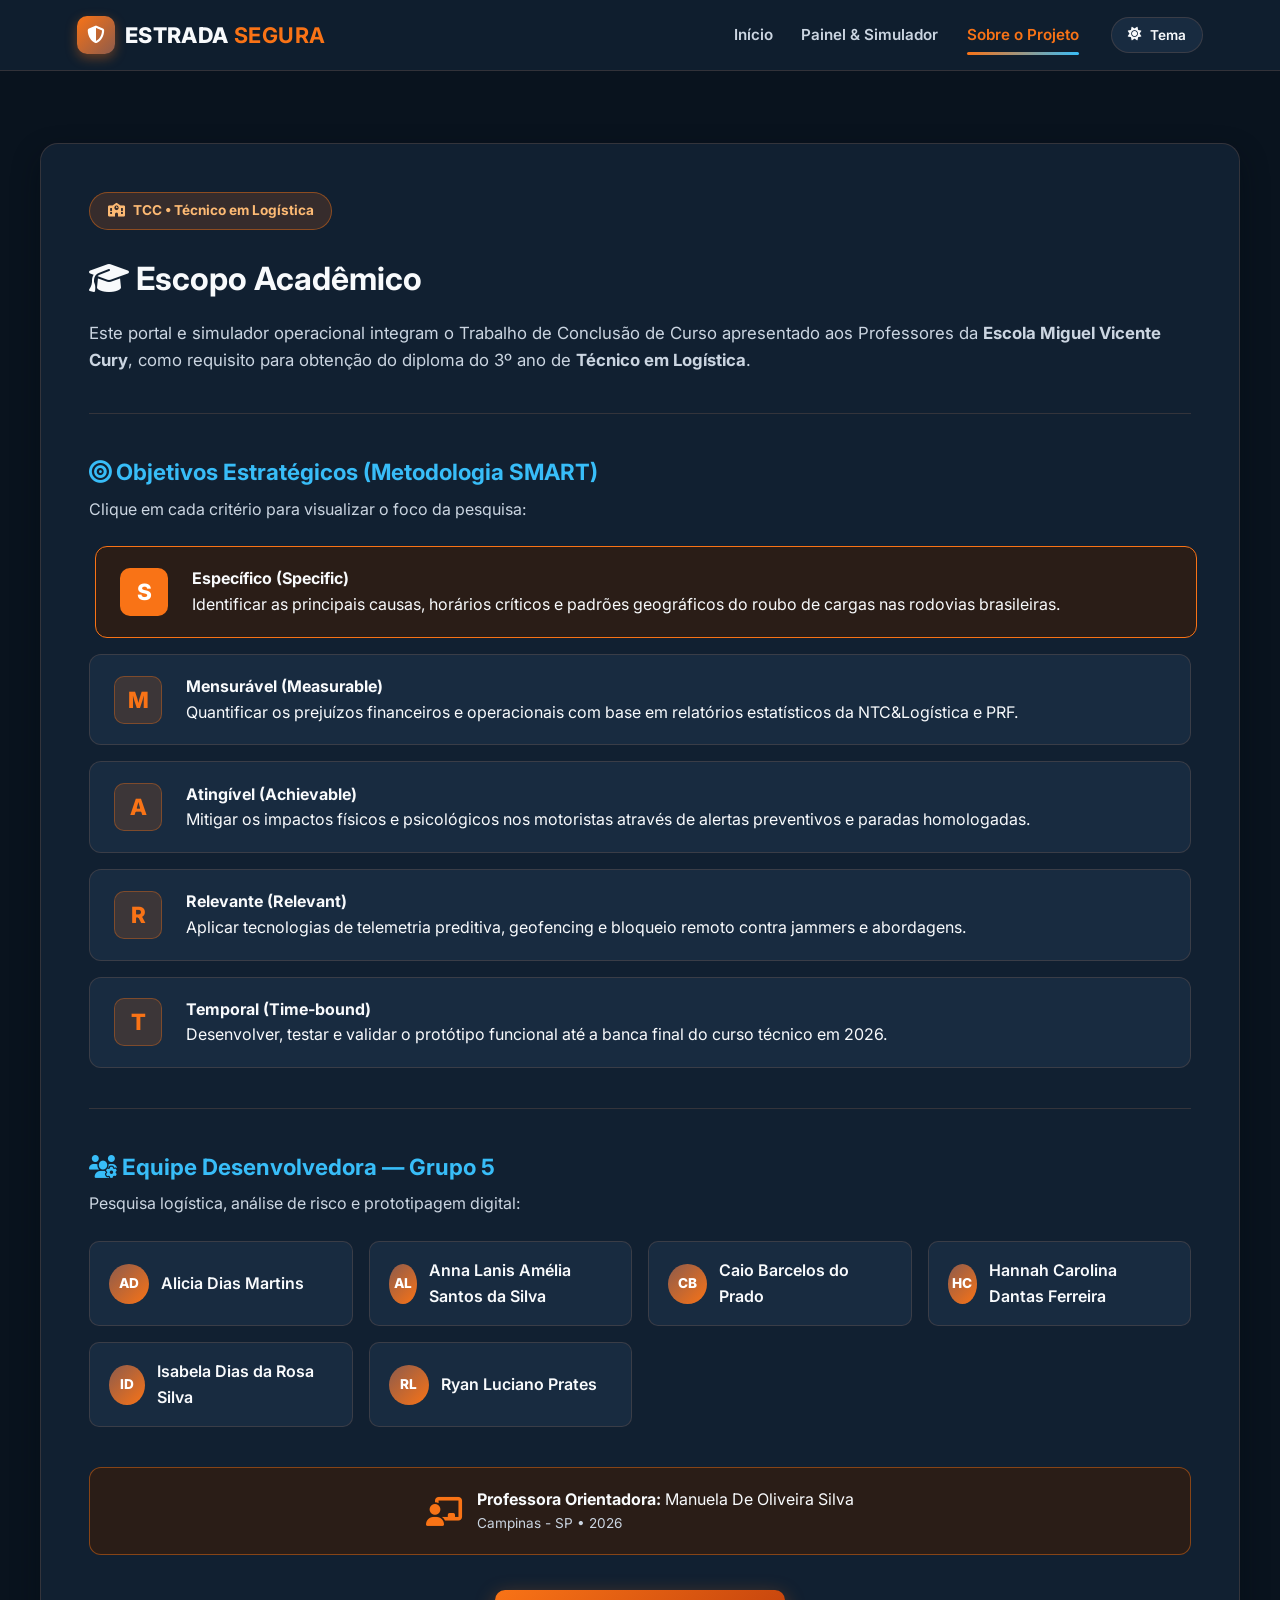
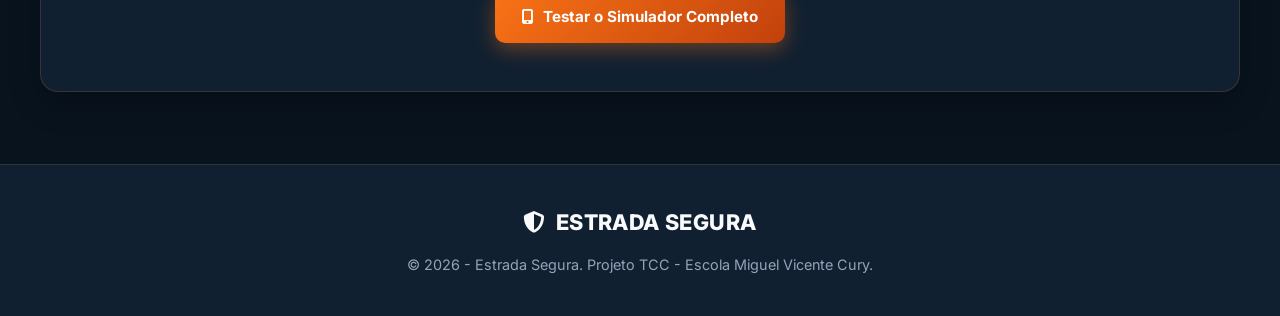
<file: sobre.html>
<!DOCTYPE html>
<html lang="pt-BR" data-theme="dark">
<head>
    <meta charset="UTF-8">
    <meta name="viewport" content="width=device-width, initial-scale=1.0">
    <title>Sobre o Projeto - Estrada Segura</title>
    <link rel="stylesheet" href="style.css">
    <link rel="stylesheet" href="https://cdnjs.cloudflare.com/ajax/libs/font-awesome/6.4.0/css/all.min.css">
</head>
<body>
    <nav class="navbar">
        <a href="index.html" class="logo">
            <div class="logo-icon"><i class="fa-solid fa-shield-halved"></i></div>
            <span>ESTRADA <strong>SEGURA</strong></span>
        </a>

        <button class="mobile-menu-btn" onclick="toggleMobileNav()" aria-label="Abrir menu">
            <i class="fa-solid fa-bars"></i>
        </button>

        <div class="nav-right" id="nav-menu">
            <ul class="nav-links">
                <li><a href="index.html">Início</a></li>
                <li><a href="app.html">Painel & Simulador</a></li>
                <li><a href="sobre.html" class="active">Sobre o Projeto</a></li>
            </ul>
            <button class="theme-toggle-btn" onclick="toggleTheme()" title="Alternar Modo Claro/Escuro">
                <i class="fa-solid fa-sun" id="theme-icon"></i>
                <span class="theme-label">Tema</span>
            </button>
        </div>
    </nav>

    <div class="container page-content">
        <div class="about-card">
            <div class="academic-header">
                <span class="badge-hero"><i class="fa-solid fa-school"></i> TCC • Técnico em Logística</span>
                <h2><i class="fa-solid fa-graduation-cap"></i> Escopo Acadêmico</h2>
                <p>Este portal e simulador operacional integram o Trabalho de Conclusão de Curso apresentado aos Professores da <strong>Escola Miguel Vicente Cury</strong>, como requisito para obtenção do diploma do 3º ano de <strong>Técnico em Logística</strong>.</p>
            </div>
            
            <hr class="divider">

            <div class="section-subtitle">
                <h3><i class="fa-solid fa-bullseye"></i> Objetivos Estratégicos (Metodologia SMART)</h3>
                <p>Clique em cada critério para visualizar o foco da pesquisa:</p>
            </div>

            <div class="smart-grid">
                <div class="smart-card active" onclick="destacarSmart(this)">
                    <div class="smart-letter">S</div>
                    <div class="smart-info">
                        <strong>Específico (Specific)</strong>
                        <p>Identificar as principais causas, horários críticos e padrões geográficos do roubo de cargas nas rodovias brasileiras.</p>
                    </div>
                </div>

                <div class="smart-card" onclick="destacarSmart(this)">
                    <div class="smart-letter">M</div>
                    <div class="smart-info">
                        <strong>Mensurável (Measurable)</strong>
                        <p>Quantificar os prejuízos financeiros e operacionais com base em relatórios estatísticos da NTC&Logística e PRF.</p>
                    </div>
                </div>

                <div class="smart-card" onclick="destacarSmart(this)">
                    <div class="smart-letter">A</div>
                    <div class="smart-info">
                        <strong>Atingível (Achievable)</strong>
                        <p>Mitigar os impactos físicos e psicológicos nos motoristas através de alertas preventivos e paradas homologadas.</p>
                    </div>
                </div>

                <div class="smart-card" onclick="destacarSmart(this)">
                    <div class="smart-letter">R</div>
                    <div class="smart-info">
                        <strong>Relevante (Relevant)</strong>
                        <p>Aplicar tecnologias de telemetria preditiva, geofencing e bloqueio remoto contra jammers e abordagens.</p>
                    </div>
                </div>

                <div class="smart-card" onclick="destacarSmart(this)">
                    <div class="smart-letter">T</div>
                    <div class="smart-info">
                        <strong>Temporal (Time-bound)</strong>
                        <p>Desenvolver, testar e validar o protótipo funcional até a banca final do curso técnico em 2026.</p>
                    </div>
                </div>
            </div>

            <hr class="divider">

            <div class="section-subtitle">
                <h3><i class="fa-solid fa-users-gear"></i> Equipe Desenvolvedora — Grupo 5</h3>
                <p>Pesquisa logística, análise de risco e prototipagem digital:</p>
            </div>

            <div class="team-grid">
                <div class="team-member">
                    <div class="member-avatar">AD</div>
                    <span>Alicia Dias Martins</span>
                </div>
                <div class="team-member">
                    <div class="member-avatar">AL</div>
                    <span>Anna Lanis Amélia Santos da Silva</span>
                </div>
                <div class="team-member">
                    <div class="member-avatar">CB</div>
                    <span>Caio Barcelos do Prado</span>
                </div>
                <div class="team-member">
                    <div class="member-avatar">HC</div>
                    <span>Hannah Carolina Dantas Ferreira</span>
                </div>
                <div class="team-member">
                    <div class="member-avatar">ID</div>
                    <span>Isabela Dias da Rosa Silva</span>
                </div>
                <div class="team-member">
                    <div class="member-avatar">RL</div>
                    <span>Ryan Luciano Prates</span>
                </div>
            </div>
            
            <div class="advisor-box">
                <i class="fa-solid fa-chalkboard-user"></i>
                <div>
                    <strong>Professora Orientadora:</strong> Manuela De Oliveira Silva
                    <span>Campinas - SP • 2026</span>
                </div>
            </div>

            <div style="text-align: center; margin-top: 2.2rem;">
                <a href="app.html" class="btn btn-primary">
                    <i class="fa-solid fa-mobile-screen-button"></i> Testar o Simulador Completo
                </a>
            </div>
        </div>
    </div>

    <footer>
        <div class="footer-content">
            <div class="logo"><i class="fa-solid fa-shield-halved"></i> ESTRADA SEGURA</div>
            <p>&copy; 2026 - Estrada Segura. Projeto TCC - Escola Miguel Vicente Cury.</p>
        </div>
    </footer>

    <script src="main.js"></script>
</body>
</html>
</file>
<file: style.css>
@import url('https://fonts.googleapis.com/css2?family=Inter:wght@400;500;600;700;800&family=JetBrains+Mono:wght@600;700&display=swap');

/* =========================================================
   PALETA MODERNA: MARROM, LARANJA E AZUL (MODO ESCURO PADRÃO)
   ========================================================= */
:root,
[data-theme="dark"] {
    /* Fundos Azul Profundo e Marrom Café/Mogno */
    --bg-deep: #09131e;
    --bg-surface: #112031;
    --bg-card: #182b40;
    --bg-card-hover: #213852;
    --bg-brown-tint: #2a1d17;
    --bg-brown-card: #36241c;
    --bg-glass: rgba(17, 32, 49, 0.88);

    /* Destaques Laranja, Marrom Terra e Azul Céu/Petróleo */
    --accent-orange: #f97316;
    --accent-orange-dark: #c2410c;
    --accent-orange-glow: rgba(249, 115, 22, 0.38);
    --accent-brown: #8d5b4c;
    --accent-brown-light: #b07d62;
    --accent-blue: #0284c7;
    --accent-cyan: #38bdf8;

    /* Status */
    --status-safe: #10b981;
    --status-warn: #f59e0b;
    --status-danger: #ef4444;

    /* Textos */
    --text-primary: #f8fafc;
    --text-secondary: #cbd5e1;
    --text-muted: #94a3b8;

    /* Bordas e Sombras */
    --border-subtle: rgba(176, 125, 98, 0.22);
    --border-accent: rgba(249, 115, 22, 0.45);
    --shadow-card: 0 12px 28px rgba(4, 10, 18, 0.45);
}

/* =========================================================
   MODO CLARO (AREIA, MARROM CAFÉ, LARANJA E AZUL MARINHO)
   ========================================================= */
[data-theme="light"] {
    --bg-deep: #f6f2ed;
    --bg-surface: #ffffff;
    --bg-card: #fbf8f5;
    --bg-card-hover: #f1e9e0;
    --bg-brown-tint: #ede3d8;
    --bg-brown-card: #e6d7c8;
    --bg-glass: rgba(255, 255, 255, 0.92);

    --accent-orange: #ea580c;
    --accent-orange-dark: #9a3412;
    --accent-orange-glow: rgba(234, 88, 12, 0.25);
    --accent-brown: #5d4037;
    --accent-brown-light: #795548;
    --accent-blue: #0369a1;
    --accent-cyan: #0284c7;

    --status-safe: #059669;
    --status-warn: #d97706;
    --status-danger: #dc2626;

    --text-primary: #1e293b;
    --text-secondary: #475569;
    --text-muted: #64748b;

    --border-subtle: rgba(93, 64, 55, 0.18);
    --border-accent: rgba(234, 88, 12, 0.45);
    --shadow-card: 0 10px 25px rgba(62, 39, 35, 0.08);
}

* {
    margin: 0;
    padding: 0;
    box-sizing: border-box;
    font-family: 'Inter', system-ui, sans-serif;
}

html {
    scroll-behavior: smooth;
}

body {
    background-color: var(--bg-deep);
    color: var(--text-primary);
    line-height: 1.6;
    transition: background-color 0.3s ease, color 0.3s ease;
}

/* =========================================================
   NAVBAR E BOTÃO DE TEMA
   ========================================================= */
.navbar {
    background: var(--bg-glass);
    backdrop-filter: blur(14px);
    padding: 1rem 6%;
    display: flex;
    justify-content: space-between;
    align-items: center;
    border-bottom: 1px solid var(--border-subtle);
    position: sticky;
    top: 0;
    z-index: 1000;
}

.logo {
    color: var(--text-primary);
    text-decoration: none;
    font-size: 1.35rem;
    font-weight: 800;
    letter-spacing: 0.4px;
    display: flex;
    align-items: center;
    gap: 10px;
}

.logo strong {
    color: var(--accent-orange);
}

.logo-icon {
    width: 38px;
    height: 38px;
    border-radius: 10px;
    background: linear-gradient(135deg, var(--accent-orange), var(--accent-brown));
    color: #fff;
    display: flex;
    align-items: center;
    justify-content: center;
    font-size: 1.1rem;
    box-shadow: 0 4px 12px var(--accent-orange-glow);
}

.nav-right {
    display: flex;
    align-items: center;
    gap: 2rem;
}

.nav-links {
    list-style: none;
    display: flex;
    gap: 1.8rem;
}

.nav-links a {
    color: var(--text-secondary);
    text-decoration: none;
    font-weight: 600;
    font-size: 0.95rem;
    padding: 0.4rem 0;
    position: relative;
    transition: color 0.25s ease;
}

.nav-links a:hover,
.nav-links a.active {
    color: var(--accent-orange);
}

.nav-links a.active::after {
    content: '';
    position: absolute;
    bottom: -4px;
    left: 0;
    width: 100%;
    height: 3px;
    background: linear-gradient(90deg, var(--accent-orange), var(--accent-cyan));
    border-radius: 3px;
}

.theme-toggle-btn {
    background: var(--bg-card);
    color: var(--text-primary);
    border: 1px solid var(--border-subtle);
    padding: 0.55rem 1rem;
    border-radius: 50px;
    cursor: pointer;
    font-weight: 600;
    font-size: 0.85rem;
    display: inline-flex;
    align-items: center;
    gap: 8px;
    transition: all 0.25s ease;
}

.theme-toggle-btn:hover {
    border-color: var(--accent-orange);
    color: var(--accent-orange);
}

.theme-toggle-btn.full-width {
    width: 100%;
    justify-content: center;
    border-radius: 8px;
    margin-bottom: 0.6rem;
}

.mobile-menu-btn {
    display: none;
    background: var(--bg-card);
    border: 1px solid var(--border-subtle);
    color: var(--text-primary);
    font-size: 1.3rem;
    padding: 0.5rem 0.8rem;
    border-radius: 8px;
    cursor: pointer;
}

/* =========================================================
   HERO SECTION COM IMAGEM REAL DE ESTRADA/CAMINHÃO
   ========================================================= */
.hero {
    position: relative;
    background: url('https://images.unsplash.com/photo-1519003722824-194d4455a60c?auto=format&fit=crop&w=1600&q=85') center/cover no-repeat;
    min-height: 78vh;
    display: flex;
    align-items: center;
    justify-content: center;
    text-align: center;
    padding: 5rem 6%;
    border-bottom: 2px solid var(--border-subtle);
}

.hero-overlay {
    position: absolute;
    inset: 0;
    background: linear-gradient(135deg, rgba(9, 19, 30, 0.92) 0%, rgba(42, 29, 23, 0.84) 55%, rgba(2, 132, 199, 0.45) 100%);
}

.hero-content {
    position: relative;
    z-index: 2;
    max-width: 850px;
}

.badge-hero {
    display: inline-flex;
    align-items: center;
    gap: 8px;
    background: rgba(249, 115, 22, 0.16);
    color: #fdba74;
    border: 1px solid rgba(249, 115, 22, 0.45);
    padding: 0.45rem 1.1rem;
    border-radius: 50px;
    font-size: 0.85rem;
    font-weight: 700;
    margin-bottom: 1.4rem;
}

.hero-content h1 {
    font-size: 3.2rem;
    font-weight: 800;
    line-height: 1.15;
    margin-bottom: 1.2rem;
    color: #ffffff;
}

.hero-content p {
    font-size: 1.15rem;
    color: #e2e8f0;
    margin-bottom: 2.2rem;
    max-width: 680px;
    margin-left: auto;
    margin-right: auto;
}

.hero-actions {
    display: flex;
    gap: 1rem;
    justify-content: center;
    flex-wrap: wrap;
}

.hero-stats {
    margin-top: 3rem;
    display: flex;
    justify-content: center;
    gap: 1.5rem;
    flex-wrap: wrap;
}

.stat-pill {
    background: rgba(17, 32, 49, 0.78);
    backdrop-filter: blur(8px);
    border: 1px solid rgba(176, 125, 98, 0.35);
    padding: 0.9rem 1.5rem;
    border-radius: 12px;
    min-width: 170px;
}

.stat-pill strong {
    display: block;
    font-size: 1.5rem;
    color: var(--accent-orange);
    font-weight: 800;
}

.stat-pill span {
    font-size: 0.82rem;
    color: #cbd5e1;
}

/* =========================================================
   BOTÕES
   ========================================================= */
.btn {
    padding: 0.9rem 1.7rem;
    border-radius: 10px;
    text-decoration: none;
    font-weight: 700;
    font-size: 0.95rem;
    display: inline-flex;
    align-items: center;
    gap: 10px;
    transition: all 0.25s ease;
    cursor: pointer;
    border: none;
}

.btn-primary {
    background: linear-gradient(135deg, var(--accent-orange), var(--accent-orange-dark));
    color: #ffffff;
    box-shadow: 0 6px 20px var(--accent-orange-glow);
}

.btn-primary:hover {
    transform: translateY(-3px);
    box-shadow: 0 10px 28px rgba(249, 115, 22, 0.5);
}

.btn-outline {
    background: rgba(255, 255, 255, 0.08);
    color: #ffffff;
    border: 1px solid rgba(255, 255, 255, 0.25);
}

.btn-outline:hover {
    border-color: var(--accent-cyan);
    background: rgba(2, 132, 199, 0.25);
    transform: translateY(-3px);
}

.btn-danger-solid {
    background: var(--status-danger);
    color: #fff;
    margin-top: 1rem;
    justify-content: center;
}

/* =========================================================
   SEÇÕES E CARDS COM FOTOS
   ========================================================= */
.container {
    max-width: 1200px;
    margin: 4.5rem auto;
    padding: 0 1.5rem;
}

.section-title {
    text-align: center;
    margin-bottom: 3rem;
}

.section-kicker {
    display: inline-block;
    font-size: 0.78rem;
    font-weight: 800;
    letter-spacing: 1.5px;
    color: var(--accent-orange);
    margin-bottom: 0.4rem;
}

.section-title h2 {
    font-size: 2.2rem;
    font-weight: 800;
    color: var(--text-primary);
    margin-bottom: 0.5rem;
}

.section-title p {
    color: var(--text-secondary);
    font-size: 1.05rem;
}

.cards-grid {
    display: grid;
    grid-template-columns: repeat(auto-fit, minmax(300px, 1fr));
    gap: 1.8rem;
}

.info-card {
    background: var(--bg-surface);
    border-radius: 16px;
    border: 1px solid var(--border-subtle);
    border-bottom: 4px solid var(--accent-brown-light);
    overflow: hidden;
    transition: all 0.3s ease;
    box-shadow: var(--shadow-card);
}

.interactive-card {
    cursor: pointer;
}

.info-card:hover {
    transform: translateY(-6px);
    border-color: var(--accent-orange);
}

.card-img-wrap {
    height: 175px;
    width: 100%;
    overflow: hidden;
    position: relative;
}

.card-img-wrap img {
    width: 100%;
    height: 100%;
    object-fit: cover;
    transition: transform 0.4s ease;
}

.info-card:hover .card-img-wrap img {
    transform: scale(1.06);
}

.card-body {
    padding: 1.6rem;
    text-align: center;
}

.card-icon {
    width: 52px;
    height: 52px;
    margin: -42px auto 1rem;
    position: relative;
    z-index: 2;
    border-radius: 14px;
    background: linear-gradient(135deg, var(--accent-blue), var(--accent-brown));
    color: #fff;
    display: flex;
    align-items: center;
    justify-content: center;
    font-size: 1.4rem;
    box-shadow: 0 6px 16px rgba(0, 0, 0, 0.3);
}

.info-card h3 {
    font-size: 1.25rem;
    margin-bottom: 0.7rem;
    color: var(--text-primary);
}

.info-card p {
    color: var(--text-secondary);
    font-size: 0.94rem;
}

.card-hint {
    display: inline-block;
    margin-top: 1.1rem;
    font-size: 0.8rem;
    font-weight: 700;
    color: var(--accent-orange);
    text-transform: uppercase;
}

.card-extra {
    max-height: 0;
    overflow: hidden;
    transition: max-height 0.4s ease, margin-top 0.3s ease;
}

.info-card.expanded .card-extra {
    max-height: 180px;
    margin-top: 1rem;
    padding-top: 1rem;
    border-top: 1px solid var(--border-subtle);
}

/* =========================================================
   ABAS DA HOME
   ========================================================= */
.interactive-tabs {
    background: var(--bg-surface);
    border: 1px solid var(--border-subtle);
    border-radius: 18px;
    padding: 2rem;
    box-shadow: var(--shadow-card);
}

.tab-controls {
    display: flex;
    gap: 1rem;
    flex-wrap: wrap;
    border-bottom: 1px solid var(--border-subtle);
    padding-bottom: 1.2rem;
    margin-bottom: 1.8rem;
}

.tab-btn {
    background: var(--bg-card);
    color: var(--text-secondary);
    border: 1px solid var(--border-subtle);
    padding: 0.8rem 1.4rem;
    border-radius: 10px;
    font-weight: 600;
    font-size: 0.95rem;
    cursor: pointer;
    display: inline-flex;
    align-items: center;
    gap: 8px;
    transition: all 0.25s ease;
}

.tab-btn:hover {
    color: var(--text-primary);
    border-color: var(--accent-orange);
}

.tab-btn.active {
    background: linear-gradient(135deg, var(--accent-brown), var(--accent-blue));
    color: #ffffff;
    border-color: var(--accent-orange);
}

.tab-panel {
    display: none;
    animation: fadeSlide 0.35s ease;
}

.tab-panel.active {
    display: block;
}

.panel-split {
    display: grid;
    grid-template-columns: 1.3fr 1fr;
    gap: 2rem;
    align-items: center;
}

.panel-content h3 {
    color: var(--accent-orange);
    font-size: 1.35rem;
    margin-bottom: 0.8rem;
    display: flex;
    align-items: center;
    gap: 10px;
}

.panel-content p {
    color: var(--text-secondary);
    font-size: 1.02rem;
}

.panel-img {
    width: 100%;
    height: 230px;
    object-fit: cover;
    border-radius: 12px;
    border: 2px solid var(--border-subtle);
}

@keyframes fadeSlide {
    from { opacity: 0; transform: translateY(8px); }
    to { opacity: 1; transform: translateY(0); }
}

/* =========================================================
   SOBRE O PROJETO (SMART & EQUIPE)
   ========================================================= */
.page-content {
    background: var(--bg-surface);
    padding: 3rem;
    border-radius: 18px;
    border: 1px solid var(--border-subtle);
    box-shadow: var(--shadow-card);
}

.academic-header h2 {
    font-size: 2rem;
    margin-bottom: 1rem;
    color: var(--text-primary);
}

.academic-header p {
    color: var(--text-secondary);
    font-size: 1.05rem;
}

.divider {
    border: 0;
    height: 1px;
    background: var(--border-subtle);
    margin: 2.5rem 0;
}

.section-subtitle h3 {
    font-size: 1.4rem;
    color: var(--accent-cyan);
    margin-bottom: 0.4rem;
}

.section-subtitle p {
    color: var(--text-secondary);
    margin-bottom: 1.5rem;
}

.smart-grid {
    display: flex;
    flex-direction: column;
    gap: 1rem;
}

.smart-card {
    display: flex;
    align-items: center;
    gap: 1.5rem;
    background: var(--bg-card);
    border: 1px solid var(--border-subtle);
    padding: 1.2rem 1.5rem;
    border-radius: 12px;
    cursor: pointer;
    transition: all 0.25s ease;
}

.smart-card:hover,
.smart-card.active {
    background: var(--bg-brown-tint);
    border-color: var(--accent-orange);
    transform: translateX(6px);
}

.smart-letter {
    min-width: 48px;
    height: 48px;
    border-radius: 10px;
    background: rgba(249, 115, 22, 0.16);
    color: var(--accent-orange);
    font-weight: 800;
    font-size: 1.4rem;
    display: flex;
    align-items: center;
    justify-content: center;
    border: 1px solid rgba(249, 115, 22, 0.35);
}

.smart-card.active .smart-letter {
    background: var(--accent-orange);
    color: #ffffff;
}

.team-grid {
    display: grid;
    grid-template-columns: repeat(auto-fit, minmax(260px, 1fr));
    gap: 1rem;
}

.team-member {
    background: var(--bg-card);
    border: 1px solid var(--border-subtle);
    padding: 1rem 1.2rem;
    border-radius: 10px;
    display: flex;
    align-items: center;
    gap: 12px;
    font-weight: 600;
}

.member-avatar {
    width: 40px;
    height: 40px;
    border-radius: 50%;
    background: linear-gradient(135deg, var(--accent-brown), var(--accent-orange));
    color: #ffffff;
    font-weight: 800;
    font-size: 0.85rem;
    display: flex;
    align-items: center;
    justify-content: center;
}

.advisor-box {
    margin-top: 2.5rem;
    padding: 1.2rem 1.8rem;
    background: var(--bg-brown-tint);
    border: 1px solid var(--border-accent);
    border-radius: 12px;
    display: flex;
    align-items: center;
    justify-content: center;
    gap: 15px;
}

.advisor-box i {
    font-size: 1.8rem;
    color: var(--accent-orange);
}

.advisor-box span {
    display: block;
    font-size: 0.85rem;
    color: var(--text-secondary);
}

footer {
    text-align: center;
    padding: 2.5rem 1.5rem;
    border-top: 1px solid var(--border-subtle);
    color: var(--text-muted);
    font-size: 0.9rem;
    margin-top: 4rem;
    background: var(--bg-surface);
}

.footer-content {
    display: flex;
    flex-direction: column;
    align-items: center;
    gap: 0.8rem;
}

/* =========================================================
   PAINEL DO APLICATIVO (APP.HTML)
   ========================================================= */
.app-body {
    height: 100vh;
    overflow: hidden;
    background: var(--bg-deep);
}

.app-container {
    display: flex;
    height: 100%;
    color: var(--text-primary);
}

.app-sidebar {
    width: 265px;
    background: var(--bg-surface);
    display: flex;
    flex-direction: column;
    border-right: 1px solid var(--border-subtle);
    z-index: 1100;
}

.app-brand {
    padding: 1.3rem 1.4rem;
    font-size: 1.2rem;
    color: var(--text-primary);
    font-weight: 800;
    border-bottom: 1px solid var(--border-subtle);
    display: flex;
    align-items: center;
    gap: 10px;
}

.app-brand strong {
    color: var(--accent-orange);
}

.close-sidebar-mobile {
    display: none;
    margin-left: auto;
    background: none;
    border: none;
    color: var(--text-primary);
    font-size: 1.2rem;
    cursor: pointer;
}

.app-menu {
    flex-grow: 1;
    padding: 1.2rem 0;
    display: flex;
    flex-direction: column;
    gap: 4px;
}

.menu-btn {
    background: none;
    border: none;
    color: var(--text-secondary);
    text-align: left;
    padding: 0.95rem 1.5rem;
    font-size: 0.94rem;
    font-weight: 600;
    cursor: pointer;
    transition: all 0.2s;
    border-left: 4px solid transparent;
    display: flex;
    align-items: center;
    gap: 12px;
}

.menu-btn:hover,
.menu-btn.active {
    background: var(--bg-brown-tint);
    color: var(--accent-orange);
    border-left-color: var(--accent-orange);
}

.sidebar-status {
    padding: 1rem 1.4rem;
    border-top: 1px solid var(--border-subtle);
    display: flex;
    flex-direction: column;
    gap: 8px;
    font-size: 0.84rem;
    color: var(--text-secondary);
}

.signal-row {
    display: flex;
    justify-content: space-between;
    align-items: center;
}

.sidebar-actions {
    padding: 1rem 1.4rem;
    border-top: 1px solid var(--border-subtle);
}

.back-link {
    color: var(--text-secondary);
    text-decoration: none;
    font-size: 0.88rem;
    display: flex;
    align-items: center;
    justify-content: center;
    gap: 8px;
    padding: 0.4rem;
}

.back-link:hover {
    color: var(--accent-cyan);
}

.app-main {
    flex-grow: 1;
    display: flex;
    flex-direction: column;
    background: var(--bg-deep);
    overflow-y: auto;
}

.app-topbar {
    background: var(--bg-surface);
    padding: 0.9rem 1.8rem;
    display: flex;
    justify-content: space-between;
    align-items: center;
    border-bottom: 1px solid var(--border-subtle);
    flex-wrap: wrap;
    gap: 1rem;
}

.topbar-left {
    display: flex;
    align-items: center;
    gap: 12px;
}

.mobile-drawer-btn {
    display: none;
    background: var(--bg-card);
    border: 1px solid var(--border-subtle);
    color: var(--text-primary);
    padding: 0.55rem 0.8rem;
    border-radius: 8px;
    font-size: 1.1rem;
    cursor: pointer;
}

.driver-info {
    display: flex;
    align-items: center;
    gap: 12px;
}

.driver-info img {
    width: 46px;
    height: 46px;
    border-radius: 50%;
    object-fit: cover;
    border: 2px solid var(--accent-orange);
}

.driver-info strong {
    display: block;
    font-size: 0.95rem;
}

.status-badge {
    padding: 3px 10px;
    border-radius: 20px;
    font-size: 0.76rem;
    font-weight: 700;
    margin-top: 3px;
    display: inline-flex;
    align-items: center;
    gap: 5px;
}

.status-ok {
    background: rgba(16, 185, 129, 0.15);
    color: var(--status-safe);
    border: 1px solid rgba(16, 185, 129, 0.4);
}

.status-warn {
    background: rgba(245, 158, 11, 0.15);
    color: var(--status-warn);
    border: 1px solid rgba(245, 158, 11, 0.4);
}

.status-danger {
    background: rgba(239, 68, 68, 0.18);
    color: var(--status-danger);
    border: 1px solid rgba(239, 68, 68, 0.45);
}

.telemetry-bar {
    display: flex;
    align-items: center;
    gap: 0.9rem;
    flex-wrap: wrap;
}

.telemetry-item {
    background: var(--bg-card);
    padding: 0.5rem 0.85rem;
    border-radius: 8px;
    border: 1px solid var(--border-subtle);
    font-size: 0.84rem;
    font-weight: 600;
    display: flex;
    align-items: center;
    gap: 7px;
    color: var(--text-primary);
}

.telemetry-item i {
    color: var(--accent-orange);
}

.btn-gps-real {
    cursor: pointer;
    background: var(--bg-brown-tint);
    border-color: var(--accent-brown-light);
    transition: all 0.2s;
}

.btn-gps-real:hover {
    border-color: var(--accent-orange);
    color: var(--accent-orange);
}

.time-widget {
    font-family: 'JetBrains Mono', monospace;
    font-size: 1.2rem;
    font-weight: 700;
    color: var(--accent-cyan);
}

.app-tab-content {
    display: none;
    padding: 1.5rem 1.8rem;
    flex-grow: 1;
}

.app-tab-content.active {
    display: block;
}

.app-content {
    display: flex;
    gap: 1.5rem;
}

.dashboard-left {
    flex: 1.8;
    display: flex;
    flex-direction: column;
    gap: 1.4rem;
}

.dashboard-right {
    flex: 1.15;
    display: flex;
    flex-direction: column;
    gap: 1.4rem;
    min-width: 310px;
}

.widget {
    background: var(--bg-surface);
    border-radius: 14px;
    padding: 1.4rem;
    border: 1px solid var(--border-subtle);
    box-shadow: var(--shadow-card);
}

.widget h3 {
    font-size: 1rem;
    color: var(--text-primary);
    margin-bottom: 0.8rem;
    padding-bottom: 0.6rem;
    border-bottom: 1px solid var(--border-subtle);
    display: flex;
    align-items: center;
    gap: 8px;
}

.widget h3 i {
    color: var(--accent-orange);
}

.widget-header-flex {
    display: flex;
    justify-content: space-between;
    align-items: center;
    border-bottom: 1px solid var(--border-subtle);
    margin-bottom: 1rem;
    padding-bottom: 0.6rem;
    gap: 1rem;
    flex-wrap: wrap;
}

.widget-header-flex h3 {
    border: none;
    margin: 0;
    padding: 0;
}

.road-subtitle {
    color: var(--accent-cyan);
    font-weight: 600;
    font-size: 0.82rem;
}

.map-controls-top {
    display: flex;
    align-items: center;
    gap: 8px;
}

.mini-btn {
    background: var(--bg-card);
    color: var(--text-primary);
    border: 1px solid var(--border-subtle);
    padding: 4px 10px;
    border-radius: 6px;
    font-size: 0.78rem;
    font-weight: 600;
    cursor: pointer;
    transition: all 0.2s;
}

.mini-btn:hover {
    border-color: var(--accent-orange);
    color: var(--accent-orange);
}

.live-tag {
    font-size: 0.72rem;
    font-weight: 800;
    color: var(--status-safe);
    background: rgba(16, 185, 129, 0.14);
    padding: 4px 9px;
    border-radius: 6px;
    display: flex;
    align-items: center;
    gap: 5px;
}

.live-tag i {
    animation: blinkDot 1.2s infinite;
}

@keyframes blinkDot {
    0%, 100% { opacity: 1; }
    50% { opacity: 0.2; }
}

/* MAPA LEAFLET REAL */
.real-map-box {
    height: 330px;
    width: 100%;
    border-radius: 12px;
    border: 2px solid var(--border-subtle);
    z-index: 1;
}

.truck-leaflet-icon {
    background: var(--accent-orange);
    color: #fff;
    border: 3px solid #fff;
    border-radius: 50%;
    display: flex !important;
    align-items: center;
    justify-content: center;
    box-shadow: 0 0 15px rgba(249, 115, 22, 0.9);
    font-size: 14px;
}

.poi-leaflet-icon {
    background: var(--accent-blue);
    color: #fff;
    border: 2px solid #fff;
    border-radius: 8px;
    display: flex !important;
    align-items: center;
    justify-content: center;
    font-size: 12px;
}

.widget-desc {
    font-size: 0.88rem;
    color: var(--text-secondary);
    margin-bottom: 0.8rem;
}

#event-logs {
    list-style: none;
    max-height: 155px;
    overflow-y: auto;
}

#event-logs li {
    font-size: 0.86rem;
    padding: 8px 0;
    border-bottom: 1px dashed var(--border-subtle);
    color: var(--text-secondary);
}

#event-logs li em {
    color: var(--accent-orange);
    font-style: normal;
    font-family: 'JetBrains Mono', monospace;
    font-weight: 700;
}

.route-selector select,
.search-input {
    width: 100%;
    padding: 0.8rem 0.9rem;
    background: var(--bg-card);
    color: var(--text-primary);
    border: 1px solid var(--border-subtle);
    border-radius: 8px;
    font-size: 0.9rem;
}

.search-input {
    max-width: 300px;
}

.analysis-box {
    margin-top: 0.9rem;
    padding: 0.95rem;
    border-radius: 8px;
    background: var(--bg-card);
    border-left: 4px solid var(--status-safe);
    font-size: 0.86rem;
    color: var(--text-secondary);
}

.grid-actions {
    display: grid;
    grid-template-columns: 1fr 1fr;
    gap: 10px;
}

.action-btn {
    background: var(--bg-card);
    color: var(--text-primary);
    border: 1px solid var(--border-subtle);
    padding: 0.95rem 0.7rem;
    border-radius: 10px;
    cursor: pointer;
    transition: all 0.2s ease;
    display: flex;
    flex-direction: column;
    align-items: center;
    gap: 7px;
    font-size: 0.84rem;
    font-weight: 700;
}

.action-btn i {
    font-size: 1.35rem;
    color: var(--accent-cyan);
}

.action-btn:hover {
    background: var(--bg-brown-tint);
    border-color: var(--accent-orange);
    transform: translateY(-2px);
}

/* BOTÃO SOS */
.sos-container {
    text-align: center;
}

.sos-btn {
    background: radial-gradient(circle at 30% 30%, #ef4444, #991b1b);
    color: white;
    border: 4px solid rgba(254, 202, 202, 0.35);
    width: 140px;
    height: 140px;
    border-radius: 50%;
    font-size: 0.98rem;
    font-weight: 800;
    cursor: pointer;
    display: flex;
    flex-direction: column;
    align-items: center;
    justify-content: center;
    gap: 6px;
    margin: 0 auto 0.9rem;
    box-shadow: 0 10px 30px rgba(239, 68, 68, 0.45);
    transition: transform 0.15s ease;
}

.sos-btn i {
    font-size: 2rem;
}

.sos-btn:hover {
    transform: scale(1.05);
}

.sos-hint {
    font-size: 0.82rem;
    color: var(--text-secondary);
}

/* CATÁLOGO DE RUAS E RODOVIAS */
.roads-grid {
    display: grid;
    grid-template-columns: repeat(auto-fit, minmax(310px, 1fr));
    gap: 1.2rem;
    margin-top: 1rem;
}

.road-card {
    background: var(--bg-card);
    border: 1px solid var(--border-subtle);
    border-radius: 12px;
    padding: 1.2rem;
    display: flex;
    flex-direction: column;
    justify-content: space-between;
    gap: 0.8rem;
}

.road-card-top {
    display: flex;
    justify-content: space-between;
    align-items: flex-start;
    gap: 10px;
}

.road-card h4 {
    font-size: 1.02rem;
    color: var(--text-primary);
}

.road-meta {
    font-size: 0.83rem;
    color: var(--text-secondary);
    display: flex;
    flex-direction: column;
    gap: 4px;
}

/* HISTÓRICO */
.history-list {
    display: flex;
    flex-direction: column;
    gap: 1rem;
    margin-top: 1rem;
}

.history-item {
    background: var(--bg-card);
    border: 1px solid var(--border-subtle);
    padding: 1.1rem 1.3rem;
    border-radius: 10px;
    display: flex;
    justify-content: space-between;
    align-items: center;
    flex-wrap: wrap;
    gap: 1rem;
}

.history-item p {
    font-size: 0.85rem;
    color: var(--text-secondary);
    margin-top: 3px;
}

/* =========================================================
   CHAT FLUTUANTE E POPUPS SIMULADOS
   ========================================================= */
   .hidden {
    display: none !important;
}

.chat-modal {
    position: fixed;
    bottom: 24px;
    right: 24px;
    width: 350px;
    background: var(--bg-surface);
    border: 1px solid var(--accent-orange);
    border-radius: 14px;
    box-shadow: 0 18px 45px rgba(0, 0, 0, 0.55);
    z-index: 1500;
    overflow: hidden;
}

.chat-header {
    background: linear-gradient(135deg, var(--accent-brown), var(--accent-blue));
    color: white;
    padding: 0.9rem 1.2rem;
    font-weight: 700;
    font-size: 0.92rem;
    display: flex;
    justify-content: space-between;
    align-items: center;
}

.close-chat-btn {
    background: none;
    border: none;
    color: white;
    cursor: pointer;
    font-size: 1.1rem;
}

.chat-messages {
    height: 210px;
    padding: 1rem;
    overflow-y: auto;
    display: flex;
    flex-direction: column;
    gap: 10px;
}

.msg {
    padding: 0.7rem 0.9rem;
    border-radius: 10px;
    font-size: 0.85rem;
    max-width: 85%;
}

.base-msg {
    background: var(--bg-card);
    color: var(--text-primary);
    align-self: flex-start;
    border-left: 3px solid var(--accent-cyan);
}

.user-msg {
    background: var(--accent-orange);
    color: #ffffff;
    font-weight: 600;
    align-self: flex-end;
}

.chat-quick-replies {
    display: flex;
    gap: 6px;
    padding: 0.5rem 0.8rem;
    overflow-x: auto;
    border-top: 1px solid var(--border-subtle);
}

.chat-quick-replies button {
    background: var(--bg-card);
    color: var(--text-secondary);
    border: 1px solid var(--border-subtle);
    border-radius: 20px;
    padding: 4px 10px;
    font-size: 0.75rem;
    white-space: nowrap;
    cursor: pointer;
}

.chat-quick-replies button:hover {
    border-color: var(--accent-orange);
    color: var(--accent-orange);
}

.chat-input-area {
    display: flex;
    border-top: 1px solid var(--border-subtle);
}

.chat-input-area input {
    flex: 1;
    background: var(--bg-card);
    border: none;
    padding: 0.85rem;
    color: var(--text-primary);
    font-size: 0.88rem;
}

.chat-input-area button {
    background: var(--accent-orange);
    color: #ffffff;
    border: none;
    padding: 0 1.1rem;
    cursor: pointer;
    font-weight: bold;
}

/* MODAIS / POPUPS */
.modal-backdrop {
    position: fixed;
    inset: 0;
    background: rgba(9, 19, 30, 0.82);
    backdrop-filter: blur(6px);
    display: flex;
    align-items: center;
    justify-content: center;
    z-index: 2200;
    padding: 1rem;
}

.custom-popup {
    background: var(--bg-surface);
    border: 1px solid var(--border-accent);
    border-radius: 16px;
    padding: 1.8rem;
    width: 100%;
    max-width: 480px;
    box-shadow: 0 25px 50px rgba(0, 0, 0, 0.55);
    animation: fadeSlide 0.25s ease;
}

.popup-header {
    display: flex;
    justify-content: space-between;
    align-items: center;
    border-bottom: 1px solid var(--border-subtle);
    padding-bottom: 0.8rem;
    margin-bottom: 1rem;
}

.close-popup-btn {
    background: none;
    border: none;
    color: var(--text-secondary);
    font-size: 1.2rem;
    cursor: pointer;
}

.popup-desc {
    font-size: 0.9rem;
    color: var(--text-secondary);
    margin-bottom: 1.2rem;
}

.dispatch-options {
    display: flex;
    flex-direction: column;
    gap: 0.8rem;
}

.dispatch-card {
    background: var(--bg-card);
    border: 1px solid var(--border-subtle);
    border-radius: 12px;
    padding: 1rem;
    display: flex;
    align-items: center;
    gap: 14px;
    text-align: left;
    cursor: pointer;
    color: var(--text-primary);
    transition: all 0.2s;
}

.dispatch-card:hover {
    border-color: var(--accent-orange);
    background: var(--bg-brown-tint);
    transform: translateX(4px);
}

.dispatch-card i {
    font-size: 1.6rem;
    width: 36px;
    text-align: center;
}

.dispatch-card strong {
    display: block;
    font-size: 0.96rem;
}

.dispatch-card span {
    font-size: 0.8rem;
    color: var(--text-secondary);
}

.active-call-box {
    margin-top: 1.2rem;
    padding: 1.4rem;
    border-radius: 12px;
    background: var(--bg-brown-tint);
    border: 1px solid var(--accent-orange);
    text-align: center;
}

.call-pulse-ring {
    width: 60px;
    height: 60px;
    border-radius: 50%;
    background: var(--accent-orange);
    color: #fff;
    display: flex;
    align-items: center;
    justify-content: center;
    font-size: 1.5rem;
    margin: 0 auto 0.8rem;
    animation: pulseRing 1.3s infinite;
}

@keyframes pulseRing {
    0% { box-shadow: 0 0 0 0 rgba(249, 115, 22, 0.7); }
    70% { box-shadow: 0 0 0 18px rgba(249, 115, 22, 0); }
    100% { box-shadow: 0 0 0 0 rgba(249, 115, 22, 0); }
}

.call-timer {
    font-family: 'JetBrains Mono', monospace;
    font-size: 1.3rem;
    font-weight: 700;
    color: var(--accent-cyan);
    margin-top: 0.5rem;
}

/* =========================================================
   OVERLAY SOS + SIRENE VISUAL
   ========================================================= */
.sos-overlay {
    position: fixed;
    inset: 0;
    background: rgba(15, 5, 5, 0.93);
    backdrop-filter: blur(8px);
    display: flex;
    align-items: center;
    justify-content: center;
    z-index: 3000;
    padding: 1.2rem;
    animation: emergencyFlash 1s infinite alternate;
}

@keyframes emergencyFlash {
    from { box-shadow: inset 0 0 40px rgba(239, 68, 68, 0.35); }
    to { box-shadow: inset 0 0 90px rgba(2, 132, 199, 0.45); }
}

.sos-modal {
    background: var(--bg-surface);
    border: 2px solid var(--status-danger);
    border-radius: 18px;
    padding: 2.2rem;
    max-width: 480px;
    width: 100%;
    text-align: center;
    box-shadow: 0 0 60px rgba(239, 68, 68, 0.55);
}

.siren-beacon {
    width: 72px;
    height: 72px;
    border-radius: 50%;
    background: var(--status-danger);
    color: #fff;
    font-size: 2rem;
    display: flex;
    align-items: center;
    justify-content: center;
    margin: 0 auto;
    animation: beaconSpin 0.6s infinite alternate;
}

@keyframes beaconSpin {
    from { background: #ef4444; transform: scale(1); }
    to { background: #0284c7; transform: scale(1.1); }
}

.sos-modal h2 {
    color: var(--status-danger);
    margin: 1rem 0 0.5rem;
    font-size: 1.65rem;
}

.sos-telemetry-box {
    background: var(--bg-card);
    border: 1px solid var(--border-subtle);
    border-radius: 10px;
    padding: 0.9rem;
    margin: 1.2rem 0;
    display: flex;
    flex-direction: column;
    gap: 6px;
    font-size: 0.88rem;
}

.sos-telemetry-box div {
    display: flex;
    justify-content: space-between;
}

.progress-bar {
    width: 100%;
    height: 8px;
    background: var(--bg-card);
    border-radius: 4px;
    overflow: hidden;
    margin-bottom: 1.3rem;
}

.progress {
    width: 100%;
    height: 100%;
    background: linear-gradient(90deg, var(--status-danger), var(--accent-orange));
    animation: loadProgress 2.5s linear infinite;
}

@keyframes loadProgress {
    0% { transform: translateX(-100%); }
    100% { transform: translateX(0); }
}

.sos-modal-actions {
    display: flex;
    gap: 10px;
    justify-content: center;
    flex-wrap: wrap;
}

.btn-mute-siren,
.cancel-sos {
    background: var(--bg-card);
    border: 1px solid var(--border-subtle);
    color: var(--text-primary);
    padding: 0.7rem 1.1rem;
    border-radius: 8px;
    cursor: pointer;
    font-weight: 600;
    font-size: 0.85rem;
}

.sos-pin-box {
    margin-top: 1.2rem;
    padding-top: 1rem;
    border-top: 1px solid var(--border-subtle);
}

.pin-row {
    display: flex;
    gap: 8px;
    justify-content: center;
    margin-top: 0.6rem;
}

.pin-row input {
    width: 120px;
    text-align: center;
    font-size: 1.1rem;
    letter-spacing: 4px;
    padding: 0.55rem;
    border-radius: 8px;
    border: 1px solid var(--accent-orange);
    background: var(--bg-card);
    color: var(--text-primary);
}

/* =========================================================
   INTEGRAÇÃO MOBILE RESPONSIVA
   ========================================================= */
.mobile-bottom-nav {
    display: none;
}

@media (max-width: 960px) {
    .panel-split {
        grid-template-columns: 1fr;
    }

    .app-content {
        flex-direction: column;
    }
}

@media (max-width: 768px) {
    /* Navbar Portal */
    .mobile-menu-btn {
        display: block;
    }

    .nav-right {
        display: none;
        position: absolute;
        top: 100%;
        left: 0;
        right: 0;
        background: var(--bg-surface);
        flex-direction: column;
        padding: 1.5rem;
        border-bottom: 1px solid var(--border-subtle);
        gap: 1.2rem;
    }

    .nav-right.open {
        display: flex;
    }

    .nav-links {
        flex-direction: column;
        align-items: center;
        gap: 1rem;
    }

    .hero-content h1 {
        font-size: 2.15rem;
    }

    .page-content {
        padding: 1.6rem;
    }

    /* App Mobile Experience */
    .app-body {
        height: auto;
        overflow: auto;
        padding-bottom: 72px;
    }

    .app-sidebar {
        position: fixed;
        top: 0;
        left: -280px;
        bottom: 0;
        transition: left 0.3s ease;
    }

    .app-sidebar.open {
        left: 0;
    }

    .close-sidebar-mobile,
    .mobile-drawer-btn {
        display: block;
    }

    .app-topbar {
        padding: 0.8rem 1rem;
    }

    .app-tab-content {
        padding: 1rem;
    }

    .real-map-box {
        height: 260px;
    }

    .chat-modal {
        width: calc(100% - 24px);
        right: 12px;
        bottom: 80px;
    }

    .mobile-bottom-nav {
        display: flex;
        position: fixed;
        bottom: 0;
        left: 0;
        right: 0;
        height: 66px;
        background: var(--bg-surface);
        border-top: 1px solid var(--border-subtle);
        z-index: 1400;
        justify-content: space-around;
        align-items: center;
    }

    .mob-nav-btn {
        background: none;
        border: none;
        color: var(--text-secondary);
        display: flex;
        flex-direction: column;
        align-items: center;
        gap: 4px;
        font-size: 0.72rem;
        font-weight: 700;
        cursor: pointer;
    }

    .mob-nav-btn i {
        font-size: 1.15rem;
    }

    .mob-nav-btn.active {
        color: var(--accent-orange);
    }

    .sos-mob-trigger {
        background: var(--status-danger);
        color: #fff;
        padding: 8px 14px;
        border-radius: 12px;
        margin-top: -14px;
        box-shadow: 0 4px 14px rgba(239, 68, 68, 0.5);
    }
}
</file>
